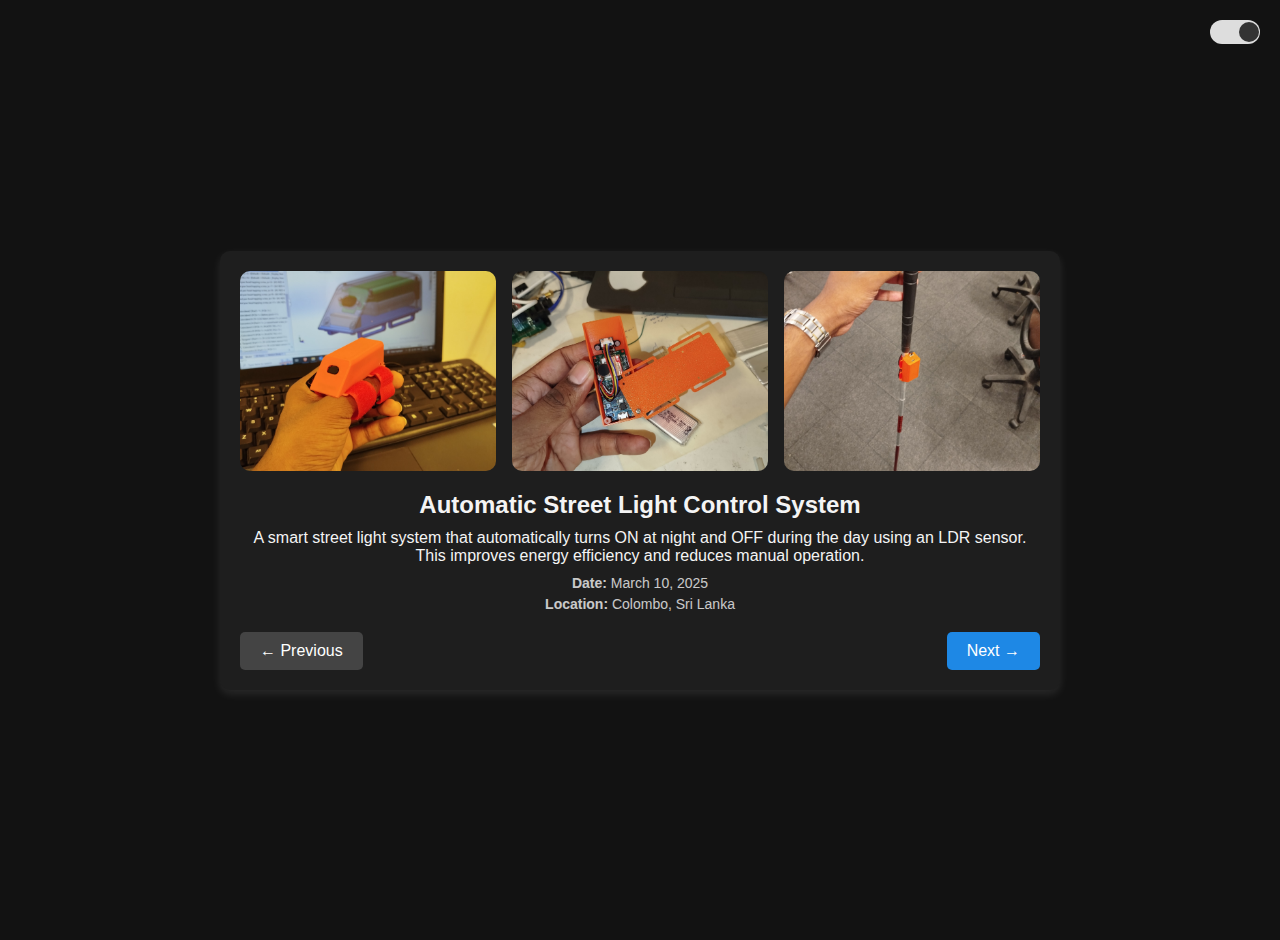
<file: files/Project1.html>
<!DOCTYPE html>
<html lang="en">
<head>
    <meta charset="UTF-8">
    <meta name="viewport" content="width=device-width, initial-scale=1.0">
    <title>Project Showcase</title>
    <style>
        /*blind_cane*/
        /* General Styles */
        body {
            font-family: Arial, sans-serif;
            margin: 0;
            padding: 20px;
            display: flex;
            justify-content: center;
            align-items: center;
            min-height: 100vh;
            background-color: #121212;
            color: #f4f4f4;
            transition: background 0.3s ease, color 0.3s ease;
        }

        /* Container */
        .container {
            max-width: 800px;
            width: 100%;
            background: #1e1e1e;
            padding: 20px;
            border-radius: 10px;
            box-shadow: 0 4px 10px rgba(255, 255, 255, 0.1);
            text-align: center;
        }

        /* Project Image Gallery */
        .image-gallery {
            display: flex;
            justify-content: space-between;
            gap: 10px;
            margin-bottom: 20px;
        }

        .image-gallery img {
            width: 32%;
            height: 200px;
            object-fit: cover;
            border-radius: 10px;
        }

        /* Responsive: Stack images on small screens */
        @media (max-width: 600px) {
            .image-gallery {
                flex-direction: column;
                align-items: center;
            }

            .image-gallery img {
                width: 100%;
                height: auto;
            }
        }

        /* Project Details */
        .project-title {
            font-size: 24px;
            font-weight: bold;
            margin-top: 15px;
        }

        .project-description {
            font-size: 16px;
            margin: 10px 0;
            padding: 0 10px;
        }

        .project-meta {
            font-size: 14px;
            margin: 5px 0;
            opacity: 0.8;
        }

        /* Navigation Buttons */
        .nav-buttons {
            display: flex;
            justify-content: space-between;
            margin-top: 20px;
        }

        .nav-btn {
            padding: 10px 20px;
            border: none;
            border-radius: 5px;
            font-size: 16px;
            cursor: pointer;
            transition: 0.3s ease;
        }

        .prev-btn {
            background: #444;
            color: white;
        }

        .next-btn {
            background: #1E88E5;
            color: white;
        }

        .prev-btn:hover {
            background: #666;
        }

        .next-btn:hover {
            background: #0b7dda;
        }

        /* Dark Mode Toggle Button */
        .toggle-switch {
            position: absolute;
            top: 20px;
            right: 20px;
            display: flex;
            align-items: center;
            cursor: pointer;
        }

        .toggle-switch input {
            display: none;
        }

        .toggle-switch label {
            width: 50px;
            height: 24px;
            background: #2196F3;
            border-radius: 20px;
            position: relative;
            display: inline-block;
            transition: 0.3s;
        }

        .toggle-switch label::before {
            content: "";
            position: absolute;
            width: 20px;
            height: 20px;
            background: white;
            border-radius: 50%;
            top: 2px;
            left: 3px;
            transition: 0.3s;
        }

        .toggle-switch input:checked + label {
            background: #ddd;
        }

        .toggle-switch input:checked + label::before {
            transform: translateX(26px);
            background: #333;
        }

        /* Light Mode */
        .light-mode {
            background-color: #f4f4f4;
            color: #121212;
        }

        .light-mode .container {
            background: white;
            color: black;
            box-shadow: 0 4px 10px rgba(0, 0, 0, 0.2);
        }

        .light-mode .prev-btn {
            background: #ccc;
            color: black;
        }

        .light-mode .next-btn {
            background: #2196F3;
        }

        .light-mode .prev-btn:hover {
            background: #999;
        }

    </style>
</head>
<body class="dark-mode">

    <!-- Dark Mode Toggle Switch -->
    <div class="toggle-switch">
        <input type="checkbox" id="darkModeToggle" checked>
        <label for="darkModeToggle"></label>
    </div>

    <!-- Project Container -->
    <div class="container">
        
        <!-- Image Gallery -->
        <div class="image-gallery">
            <img src="./img1/blind1.jpg" alt="Project Image 1">
            <img src="./img1/blind2.jpg" alt="Project Image 2">
            <img src="./img1/blind3.jpg" alt="Project Image 3">
        </div>

        <div class="project-title">Automatic Street Light Control System</div>
        <div class="project-description">
            A smart street light system that automatically turns ON at night and OFF during the day using an LDR sensor. This improves energy efficiency and reduces manual operation.
        </div>
        <div class="project-meta"><strong>Date:</strong> March 10, 2025</div>
        <div class="project-meta"><strong>Location:</strong> Colombo, Sri Lanka</div>

        <!-- Navigation Buttons -->
        <div class="nav-buttons">
            <button class="nav-btn prev-btn" onclick="goToPreviousPage()">← Previous</button>
            <button class="nav-btn next-btn" onclick="goToNextPage()">Next →</button>
        </div>
    </div>

    <script>
        // Dark Mode Toggle Functionality
        const toggleSwitch = document.getElementById("darkModeToggle");
        toggleSwitch.addEventListener("change", () => {
            document.body.classList.toggle("light-mode");
        });

        // Navigation Functions (Update with actual URLs)
        function goToPreviousPage() {
            window.location.href = "previous-page.html"; // Change to actual previous page URL
        }

        function goToNextPage() {
            window.location.href = "./files/project2.html"; // Change to actual next page URL
        }
    </script>

</body>
</html>
</file>
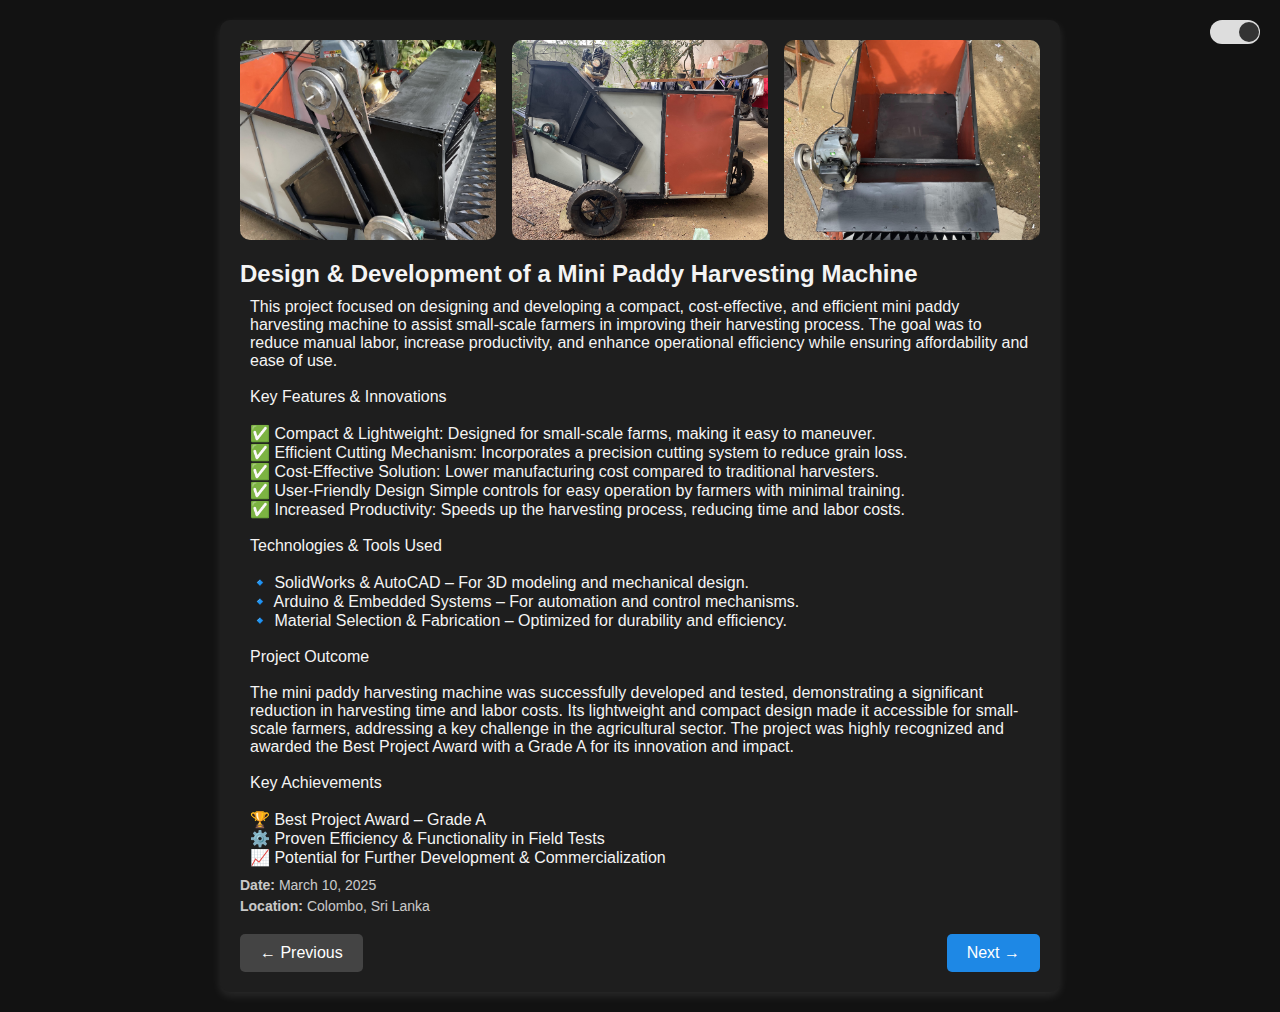
<file: files/Project2.html>
<!DOCTYPE html> 
<html lang="en">
<head>
    <meta charset="UTF-8">
    <meta name="viewport" content="width=device-width, initial-scale=1.0">
    <title>Project Showcase</title>
    <style>
        
        /* General Styles */
        body {
            font-family: Arial, sans-serif;
            margin: 0;
            padding: 20px;
            display: flex;
            justify-content: center;
            align-items: center;
            min-height: 100vh;
            background-color: #121212;
            color: #f4f4f4;
            transition: background 0.3s ease, color 0.3s ease;
        }

        /* Container */
        .container {
            max-width: 800px;
            width: 100%;
            background: #1e1e1e;
            padding: 20px;
            border-radius: 10px;
            box-shadow: 0 4px 10px rgba(255, 255, 255, 0.1);
            text-align: left;
        }

        /* Project Image Gallery */
        .image-gallery {
            display: flex;
            justify-content: space-between;
            gap: 10px;
            margin-bottom: 20px;
        }

        .image-gallery img {
            width: 32%;
            height: 200px;
            object-fit: cover;
            border-radius: 10px;
        }

        /* Responsive: Stack images on small screens */
        @media (max-width: 600px) {
            .image-gallery {
                flex-direction: column;
                align-items: center;
            }

            .image-gallery img {
                width: 100%;
                height: auto;
            }
        }

        /* Project Details */
        .project-title {
            font-size: 24px;
            font-weight: bold;
            margin-top: 15px;
        }

        .project-description {
            font-size: 16px;
            margin: 10px 0;
            padding: 0 10px;
        }

        .project-meta {
            font-size: 14px;
            margin: 5px 0;
            opacity: 0.8;
        }

        /* Navigation Buttons */
        .nav-buttons {
            display: flex;
            justify-content: space-between;
            margin-top: 20px;
        }

        .nav-btn {
            padding: 10px 20px;
            border: none;
            border-radius: 5px;
            font-size: 16px;
            cursor: pointer;
            transition: 0.3s ease;
        }

        .prev-btn {
            background: #444;
            color: white;
        }

        .next-btn {
            background: #1E88E5;
            color: white;
        }

        .prev-btn:hover {
            background: #666;
        }

        .next-btn:hover {
            background: #0b7dda;
        }

        /* Dark Mode Toggle Button */
        .toggle-switch {
            position: absolute;
            top: 20px;
            right: 20px;
            display: flex;
            align-items: center;
            cursor: pointer;
        }

        .toggle-switch input {
            display: none;
        }

        .toggle-switch label {
            width: 50px;
            height: 24px;
            background: #2196F3;
            border-radius: 20px;
            position: relative;
            display: inline-block;
            transition: 0.3s;
        }

        .toggle-switch label::before {
            content: "";
            position: absolute;
            width: 20px;
            height: 20px;
            background: white;
            border-radius: 50%;
            top: 2px;
            left: 3px;
            transition: 0.3s;
        }

        .toggle-switch input:checked + label {
            background: #ddd;
        }

        .toggle-switch input:checked + label::before {
            transform: translateX(26px);
            background: #333;
        }

        /* Light Mode */
        .light-mode {
            background-color: #f4f4f4;
            color: #121212;
        }

        .light-mode .container {
            background: white;
            color: black;
            box-shadow: 0 4px 10px rgba(0, 0, 0, 0.2);
        }

        .light-mode .prev-btn {
            background: #ccc;
            color: black;
        }

        .light-mode .next-btn {
            background: #2196F3;
        }

        .light-mode .prev-btn:hover {
            background: #999;
        }

    </style>
</head>
<body class="dark-mode">

    <!-- Dark Mode Toggle Switch -->
    <div class="toggle-switch">
        <input type="checkbox" id="darkModeToggle" checked>
        <label for="darkModeToggle"></label>
    </div>

    <!-- Project Container -->
    <div class="container">
        
        <!-- Image Gallery -->
        <div class="image-gallery">
            <img src="./img1/mini1.jpg" alt="Project Image 1">
            <img src="./img1/mini2.jpg" alt="Project Image 2">
            <img src="./img1/mini3.jpg" alt="Project Image 3">
        </div>

        <div class="project-title">Design & Development of a Mini Paddy Harvesting Machine</div>
        <div class="project-description">
        This project focused on designing and developing a compact, cost-effective, and efficient mini paddy harvesting machine to
        assist small-scale farmers in improving their harvesting process. The goal was to reduce manual labor,
        increase productivity, and enhance operational efficiency while ensuring affordability and ease of use.<br>
        <br>
        Key Features & Innovations<br>
        <br>
            ✅ Compact & Lightweight:  Designed for small-scale farms, making it easy to maneuver.<br>
            
            ✅ Efficient Cutting Mechanism: Incorporates a precision cutting system to reduce grain loss.<br>
            
            ✅ Cost-Effective Solution: Lower manufacturing cost compared to traditional harvesters.<br>
            
            ✅ User-Friendly Design Simple controls for easy operation by farmers with minimal training.<br>
            
            ✅ Increased Productivity: Speeds up the harvesting process, reducing time and labor costs.<br>
            <br>
            Technologies & Tools Used<br>
            <br>
            🔹 SolidWorks & AutoCAD  – For 3D modeling and mechanical design.<br>
            
            🔹 Arduino & Embedded Systems – For automation and control mechanisms.<br>
            
            🔹 Material Selection & Fabrication – Optimized for durability and efficiency.<br>
            <br>
            Project Outcome<br>
            <br>
            The mini paddy harvesting machine was successfully developed and tested, demonstrating a significant reduction in harvesting time and labor costs. Its lightweight and compact design made it accessible for small-scale farmers, addressing a key challenge in the agricultural sector. The project was highly recognized and awarded the Best Project Award with a Grade A for its innovation and impact.<br>
            <br>
            Key Achievements<br>
            <br>
            🏆 Best Project Award – Grade A<br>
            
            ⚙️ Proven Efficiency & Functionality in Field Tests<br>
            
            📈 Potential for Further Development & Commercialization <br>       </div>
        <div class="project-meta"><strong>Date:</strong> March 10, 2025</div>
        <div class="project-meta"><strong>Location:</strong> Colombo, Sri Lanka</div>

        <!-- Navigation Buttons -->
        <div class="nav-buttons">
            <button class="nav-btn prev-btn" onclick="goToPreviousPage()">← Previous</button>
            <button class="nav-btn next-btn" onclick="goToNextPage()">Next →</button>
        </div>
    </div>

    <script>
        // Dark Mode Toggle Functionality
        const toggleSwitch = document.getElementById("darkModeToggle");
        toggleSwitch.addEventListener("change", () => {
            document.body.classList.toggle("light-mode");
        });

        // Navigation Functions (Update with actual URLs)
        function goToPreviousPage() {
            window.location.href = "./files/project1.html"; // Change to actual previous page URL
        }

        function goToNextPage() {
            window.location.href = "./files/project3.html"; // Change to actual next page URL
        }
    </script>

</body>
</html>
</file>
